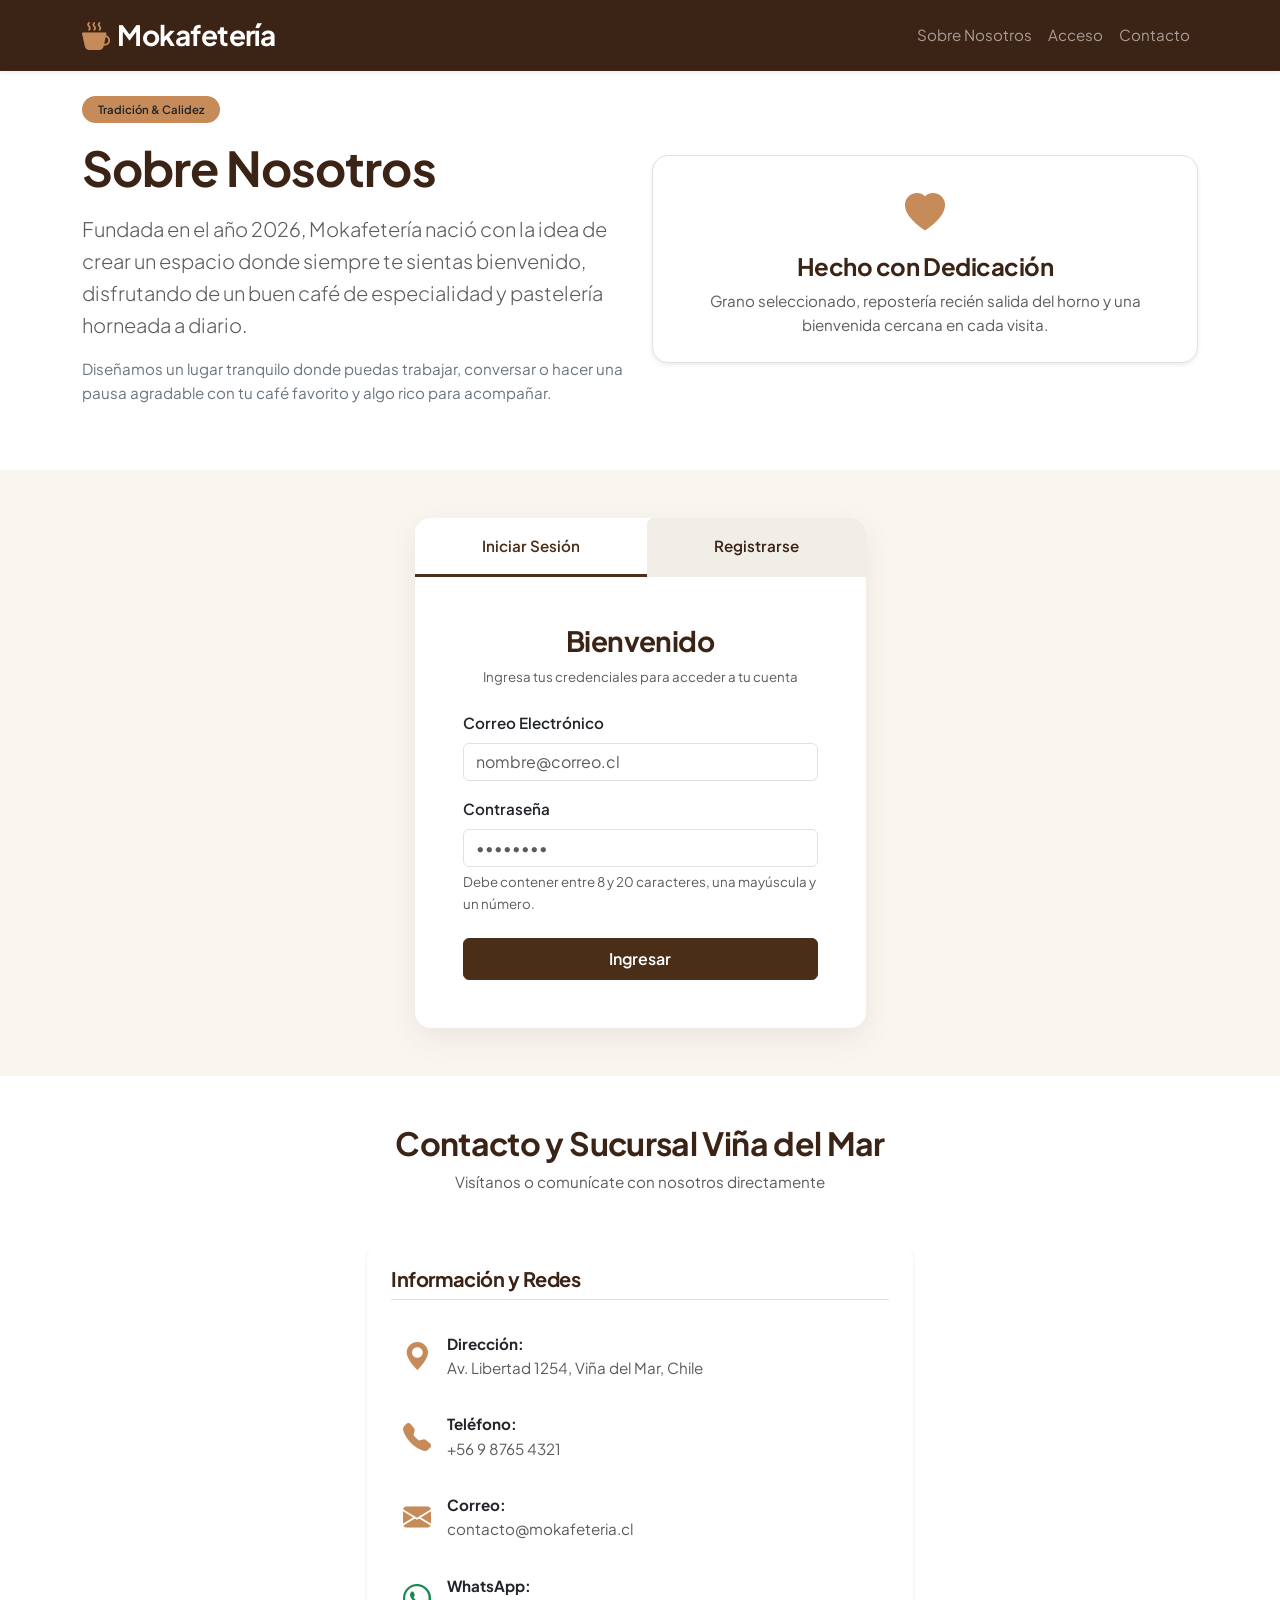
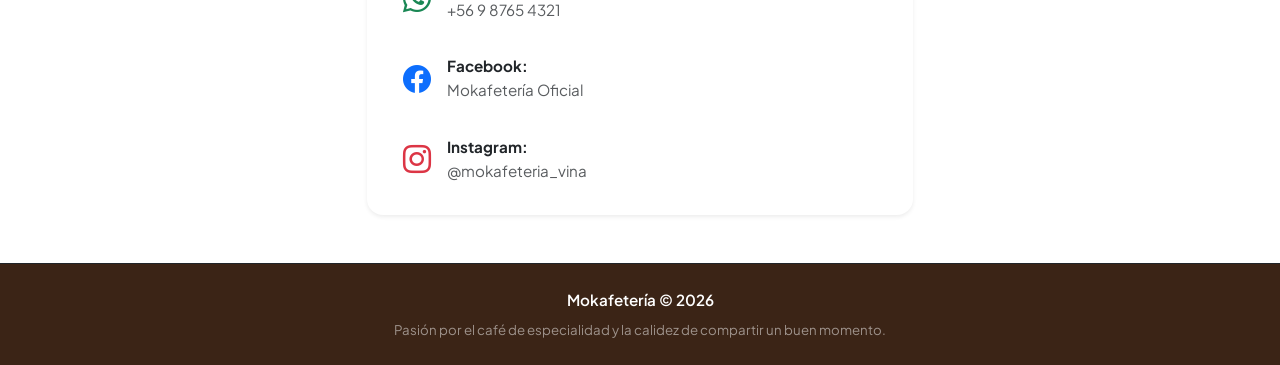
<file: login.html>
<!DOCTYPE html>
<html lang="es">
<head>
  <meta charset="UTF-8">
  <meta name="viewport" content="width=device-width, initial-scale=1.0">
  <title>Mokafetería | Acceso y Registro</title>
  <!-- Bootstrap 5 CSS -->
  <link href="https://cdn.jsdelivr.net/npm/bootstrap@5.3.3/dist/css/bootstrap.min.css" rel="stylesheet">
  <!-- Bootstrap Icons -->
  <link rel="stylesheet" href="https://cdn.jsdelivr.net/npm/bootstrap-icons@1.11.3/font/bootstrap-icons.min.css">
  <!-- Google Fonts -->
  <link rel="preconnect" href="https://fonts.googleapis.com">
  <link rel="preconnect" href="https://gstatic.com" crossorigin>
  <link href="https://fonts.googleapis.com/css2?family=Plus+Jakarta+Sans:wght@400;500;600;700;800&display=swap" rel="stylesheet">
  <!-- Estilos Propios -->
  <link rel="stylesheet" href="styles/estilos.css">
</head>
<body>

  <!-- Navegación -->
  <nav class="navbar navbar-expand-lg navbar-dark bg-moka fixed-top shadow-sm">
    <div class="container">
      <a class="navbar-brand fw-bold fs-3 brand-font" href="#nosotros">
        <i class="bi bi-cup-hot-fill me-2 text-caramel"></i>Mokafetería
      </a>
      <button class="navbar-toggler" type="button" data-bs-toggle="collapse" data-bs-target="#navMenu">
        <span class="navbar-toggler-icon"></span>
      </button>
      <div class="collapse navbar-collapse" id="navMenu">
        <ul class="navbar-nav ms-auto mb-2 mb-lg-0 align-items-center">
          <li class="nav-item"><a class="nav-link" href="#nosotros">Sobre Nosotros</a></li>
          <li class="nav-item"><a class="nav-link" href="#autenticacion">Acceso</a></li>
          <li class="nav-item"><a class="nav-link" href="#contacto">Contacto</a></li>
        </ul>
      </div>
    </div>
  </nav>

  <!-- Sección Sobre Nosotros -->
  <section id="nosotros" class="py-5 mt-5">
    <div class="container">
      <div class="row align-items-center g-4">
        <div class="col-lg-6">
          <span class="badge bg-caramel text-dark px-3 py-2 rounded-pill mb-3 fw-semibold">Tradición & Calidez</span>
          <h1 class="brand-font display-5 fw-bold text-moka mb-3">Sobre Nosotros</h1>
          <p class="lead text-muted">
            Fundada en el año 2026, Mokafetería nació con la idea de crear un espacio donde siempre te sientas bienvenido, disfrutando de un buen café de especialidad y pastelería horneada a diario.
          </p>
          <p class="text-secondary">
            Diseñamos un lugar tranquilo donde puedas trabajar, conversar o hacer una pausa agradable con tu café favorito y algo rico para acompañar.
          </p>
        </div>
        <div class="col-lg-6 text-center">
          <div class="about-card p-4 rounded-4 shadow-sm border">
            <i class="bi bi-heart-fill fs-1 text-caramel mb-2 d-block"></i>
            <h4 class="brand-font text-moka">Hecho con Dedicación</h4>
            <p class="mb-0 text-muted">Grano seleccionado, repostería recién salida del horno y una bienvenida cercana en cada visita.</p>
          </div>
        </div>
      </div>
    </div>
  </section>

  <!-- Sección de Autenticación (Login & Registro) -->
  <section id="autenticacion" class="py-5 bg-light-cream">
    <div class="container">
      <div class="row justify-content-center">
        <div class="col-md-8 col-lg-6 col-xl-5">
          <div class="card shadow-lg border-0 rounded-4 overflow-hidden auth-card">
            
            <!-- Pestañas de acceso y registro -->
            <div class="card-header bg-white p-0 border-0">
              <ul class="nav nav-tabs nav-fill border-0" id="authTab" role="tablist">
                <li class="nav-item" role="presentation">
                  <button class="nav-link active py-3 fw-semibold text-moka" id="login-tab" data-bs-toggle="tab" data-bs-target="#login-pane" type="button" role="tab">
                    Iniciar Sesión
                  </button>
                </li>
                <li class="nav-item" role="presentation">
                  <button class="nav-link py-3 fw-semibold text-moka" id="register-tab" data-bs-toggle="tab" data-bs-target="#register-pane" type="button" role="tab">
                    Registrarse
                  </button>
                </li>
              </ul>
            </div>

            <div class="card-body p-4 p-md-5">
              <div class="tab-content" id="authTabContent">
                
                <!-- Formulario Login -->
                <div class="tab-pane fade show active" id="login-pane" role="tabpanel">
                  <div class="text-center mb-4">
                    <h3 class="brand-font text-moka fw-bold">Bienvenido</h3>
                    <p class="text-muted small">Ingresa tus credenciales para acceder a tu cuenta</p>
                  </div>
                  <form id="formLogin" action="javascript:void(0);" novalidate>
                    <div class="mb-3">
                      <label for="loginEmail" class="form-label fw-semibold">Correo Electrónico</label>
                      <input type="email" class="form-control" id="loginEmail" placeholder="nombre@correo.cl" required>            
                      <div class="invalid-feedback" id="loginEmailFeedback">Formato inválido. Debe contener '@' y un dominio funcional (ej. usuario@correo.cl).</div>
                    </div>

                    <div class="mb-4">
                      <label for="loginPassword" class="form-label fw-semibold">Contraseña</label>
                      <input type="password" class="form-control" id="loginPassword" placeholder="••••••••" required>
                      <div class="form-text text-muted small">Debe contener entre 8 y 20 caracteres, una mayúscula y un número.</div>
                      <div class="invalid-feedback" id="loginPassFeedback">Contraseña incorrecta o incompleta.</div>
                    </div>

                    <button type="submit" class="btn btn-moka w-100 py-2 fw-semibold">Ingresar</button>
                  </form>
                </div>

                <!-- Formulario Registro -->
                <div class="tab-pane fade" id="register-pane" role="tabpanel">
                  <div class="text-center mb-4">
                    <h3 class="brand-font text-moka fw-bold">Crear Cuenta</h3>
                    <p class="text-muted small">Únete a nuestra comunidad Mokafetería</p>
                  </div>
                  <form id="formRegister" action="javascript:void(0);" novalidate>
                    <div class="mb-3">
                      <label for="regName" class="form-label fw-semibold">Nombre Completo</label>
                      <input type="text" class="form-control" id="regName" placeholder="Tu nombre" required>
                      <div class="invalid-feedback">Por favor ingresa tu nombre completo.</div>
                    </div>

                    <div class="mb-3">
                      <label for="regEmail" class="form-label fw-semibold">Correo Electrónico</label>
                      <input type="email" class="form-control" id="regEmail" placeholder="nombre@correo.cl" required>
                      <div class="form-text text-muted small">Ejemplo: usuario@correo.cl</div>
                      <div class="invalid-feedback" id="regEmailFeedback">Formato inválido. Ejemplo requerido: nombre@correo.cl</div>
                    </div>

                    <div class="mb-4">
                      <label for="regPassword" class="form-label fw-semibold">Contraseña</label>
                      <input type="password" class="form-control" id="regPassword" placeholder="Crea tu contraseña" required>
                      <div class="form-text text-muted small">Requisitos: 8 a 20 caracteres, al menos 1 mayúscula y 1 número.</div>
                      <div class="invalid-feedback" id="regPassFeedback">No cumple los requisitos de longitud (8-20), mayúscula y número.</div>
                    </div>

                    <button type="submit" class="btn btn-moka w-100 py-2 fw-semibold">Crear Cuenta</button>
                  </form>
                </div>

              </div>
            </div>
          </div>
        </div>
      </div>
    </div>
  </section>

  <!-- Sección Contacto y Sucursal -->
  <section id="contacto" class="py-5">
    <div class="container">
      <div class="text-center mb-5">
        <h2 class="brand-font text-moka fw-bold">Contacto y Sucursal Viña del Mar</h2>
        <p class="text-muted">Visítanos o comunícate con nosotros directamente</p>
      </div>

      <div class="row g-4 justify-content-center">
        <div class="col-md-7 col-lg-6">
          <div class="card h-100 border-0 shadow-sm p-4 rounded-4 contact-card">
            <h5 class="brand-font text-moka mb-4 pb-2 border-bottom">Información y Redes</h5>
            
            <div class="d-flex flex-column gap-3">
              <!-- Dirección (Abre Google Maps) -->
              <a href="https://www.google.com/maps/search/?api=1&query=Av.+Libertad+1254,+Viña+del+Mar,+Chile" target="_blank" rel="noopener noreferrer" class="contact-link">
                <i class="bi bi-geo-alt-fill text-caramel fs-3 me-3"></i>
                <div>
                  <strong>Dirección:</strong>
                  <p class="mb-0 text-muted">Av. Libertad 1254, Viña del Mar, Chile</p>
                </div>
              </a>

              <!-- Teléfono directo -->
              <a href="tel:+56987654321" class="contact-link">
                <i class="bi bi-telephone-fill text-caramel fs-3 me-3"></i>
                <div>
                  <strong>Teléfono:</strong>
                  <p class="mb-0 text-muted">+56 9 8765 4321</p>
                </div>
              </a>

              <!-- Correo directo -->
              <a href="mailto:contacto@mokafeteria.cl?subject=Consulta%20desde%20la%20web" class="contact-link">
                <i class="bi bi-envelope-fill text-caramel fs-3 me-3"></i>
                <div>
                  <strong>Correo:</strong>
                  <p class="mb-0 text-muted">contacto@mokafeteria.cl</p>
                </div>
              </a>

              <!-- WhatsApp directo -->
              <a href="https://wa.me/56987654321?text=Hola%20Mokafeter%C3%ADa,%20quisiera%20hacer%20una%20consulta." target="_blank" rel="noopener noreferrer" class="contact-link">
                <i class="bi bi-whatsapp text-success fs-3 me-3"></i>
                <div>
                  <strong>WhatsApp:</strong>
                  <p class="mb-0 text-muted">+56 9 8765 4321</p>
                </div>
              </a>

              <!-- Facebook -->
              <a href="https://facebook.com/mokafeteria" target="_blank" rel="noopener noreferrer" class="contact-link">
                <i class="bi bi-facebook text-primary fs-3 me-3"></i>
                <div>
                  <strong>Facebook:</strong>
                  <p class="mb-0 text-muted">Mokafetería Oficial</p>
                </div>
              </a>

              <!-- Instagram -->
              <a href="https://instagram.com/mokafeteria_vina" target="_blank" rel="noopener noreferrer" class="contact-link">
                <i class="bi bi-instagram text-danger fs-3 me-3"></i>
                <div>
                  <strong>Instagram:</strong>
                  <p class="mb-0 text-muted">@mokafeteria_vina</p>
                </div>
              </a>
            </div>

          </div>
        </div>
      </div>
    </div>
  </section>

  <!-- Footer -->
  <footer class="bg-moka text-white-50 text-center py-4 border-top border-dark">
    <div class="container">
      <p class="mb-1 text-white fw-semibold">Mokafetería &copy; 2026</p>
      <small>Pasión por el café de especialidad y la calidez de compartir un buen momento.</small>
    </div>
  </footer>

  <!-- Bootstrap 5 JS Bundle -->
  <script src="https://cdn.jsdelivr.net/npm/bootstrap@5.3.3/dist/js/bootstrap.bundle.min.js"></script>
  <!-- Lógica de Validación -->
  <script src="login.js"></script>
</body>
</html>
</file>
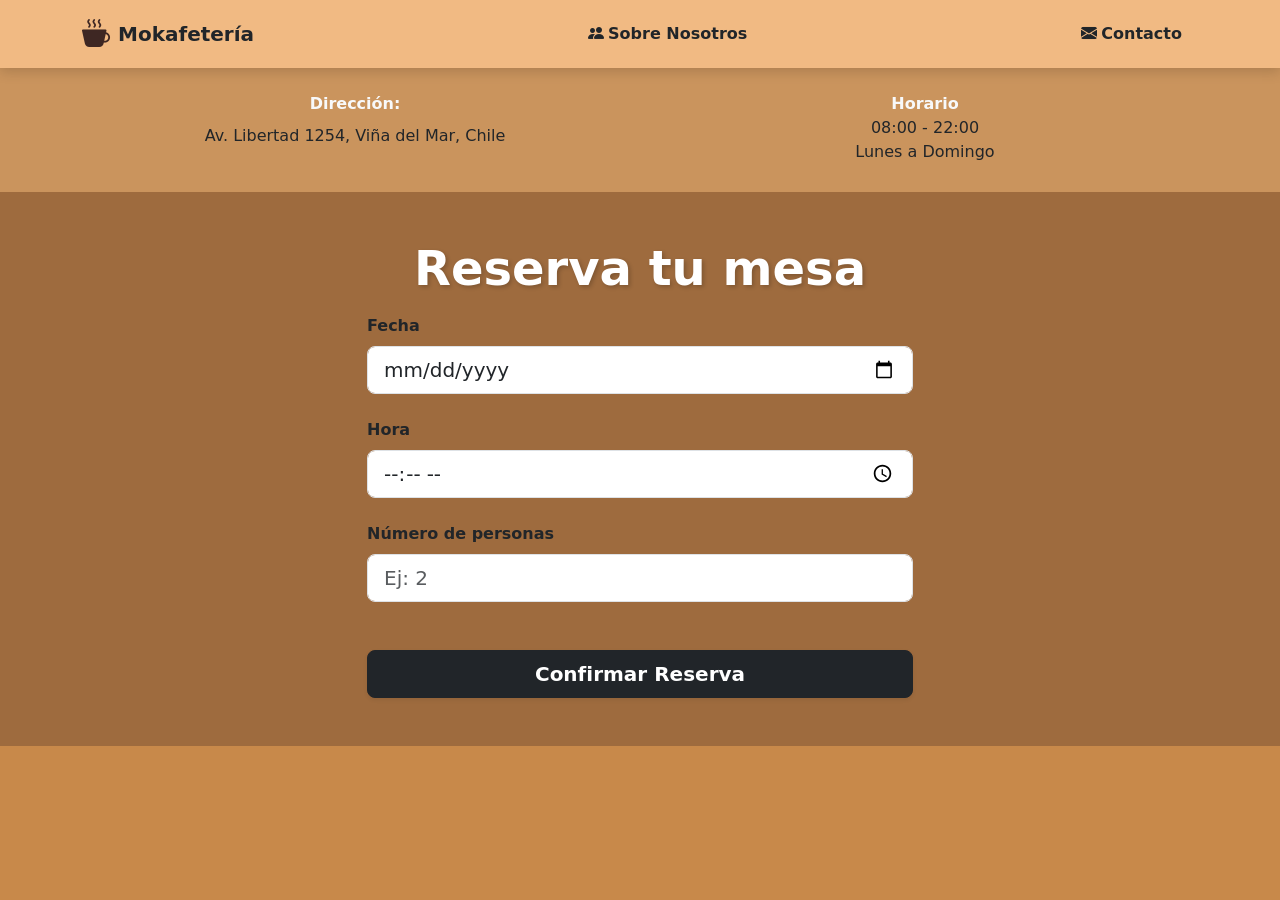
<file: ReservaMesa.html>
<!DOCTYPE html>
<html lang="es">
<head>
  <meta charset="UTF-8">
  <meta name="viewport" content="width=device-width, initial-scale=1.0">
  <title>Reserva de Mesa</title>
  <!-- Bootstrap 5 CSS -->
  <link href="https://cdn.jsdelivr.net/npm/bootstrap@5.3.2/dist/css/bootstrap.min.css" rel="stylesheet">
  <!-- Bootstrap Icons -->
  <link rel="stylesheet" href="https://cdn.jsdelivr.net/npm/bootstrap-icons@1.11.1/font/bootstrap-icons.css">
  <!-- Custom CSS -->
  <link href="styles/index.css" rel="stylesheet">
</head>
<body>

  <!-- NAVBAR PRINCIPAL (Color: rgb(241, 186, 131)) -->
  <nav class="navbar navbar-expand-lg brand-navbar sticky-top">
    <div class="container">
      <a class="navbar-brand fw-bold text-dark d-flex align-items-center" href="index.html">
        <i class="bi bi-cup-hot-fill me-2 fs-3 text-coffee"></i>
        <span>Mokafetería</span>
      </a>

      <!--BOTON A "SOBRE NOSOTROS"-->
      <a href="SobreNosotros.html" class="text-dark text-decoration-none fw-bold me-3 d-none d-md-block">
        <i class="bi bi-people-fill me-1"></i>Sobre Nosotros
      </a>

        <!--BOTON A "CONTACTO"-->
      <a href="Contacto.html" class="text-dark text-decoration-none fw-bold me-3 d-none d-md-block">
        <i class="bi bi-envelope-fill me-1"></i>Contacto
      </a>
    </div>
  </nav>

  <!--UBICACION Y HORARIO DE ATENCION-->
  <div id="ubicacion-horario" class="text-center text-light py-4">
    <div class="container">
      <div class="row">
        <div class="col-12 col-md-6 mb-3 mb-md-0">
          <strong>Dirección:</strong>
          <p class="mt-2 text-dark">Av. Libertad 1254, Viña del Mar, Chile</p>
        </div>
        <div class="col-12 col-md-6">
          <strong>Horario</strong>
          <p class="mb-1 text-dark">08:00 - 22:00<br>Lunes a Domingo</p>
        </div>
      </div>
    </div>
  </div>

  <!--RESERVA DE MESAS-->
  <div id="reservas" class="text-center py-5">
    <div class="container">
      
      <h1 class="fw-bold display-5 brand-title mb-3">Reserva tu mesa</h1>
      
      <div class="row justify-content-center text-start">
        <div class="col-md-8 col-lg-6">
          
          <div id="reservaMensaje" class="alert d-none" role="alert"></div>

          <form id="reservaForm">
            <div class="mb-4">
              <label for="reservaFecha" class="form-label fw-semibold">Fecha</label>
              <input type="date" id="reservaFecha" class="form-control form-control-lg" required>
            </div>
            
            <div class="mb-4">
              <label for="reservaHora" class="form-label fw-semibold">Hora</label>
              <input type="time" id="reservaHora" class="form-control form-control-lg" required>
            </div>
            
            <div class="mb-5">
              <label for="reservaPersonas" class="form-label fw-semibold">Número de personas</label>
              <input type="number" id="reservaPersonas" class="form-control form-control-lg" min="1" max="20" placeholder="Ej: 2" required>
            </div>
            
            <button type="submit" class="btn btn-dark btn-lg w-100 fw-bold shadow-sm">Confirmar Reserva</button>
          </form>

        </div>
      </div>
      
    </div>
  </div>

</body>
</html>
</file>
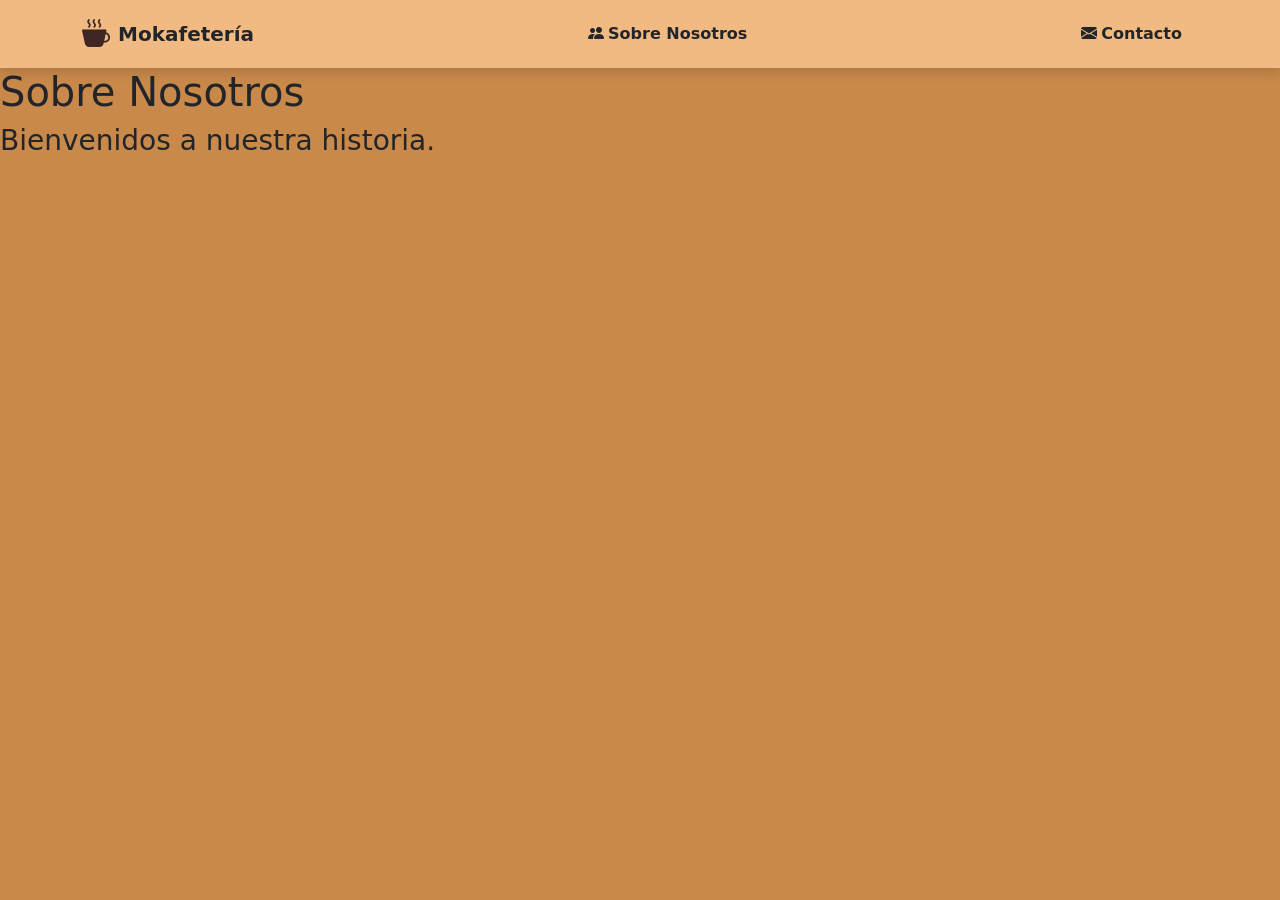
<file: SobreNosotros.html>
<!DOCTYPE html>
<html lang="es">
<head>
    <meta charset="UTF-8">
    <meta name="viewport" content="width=device-width, initial-scale=1.0">
    <title>Sobre Nosotros</title>
    <!-- Bootstrap 5 CSS -->
    <link href="https://cdn.jsdelivr.net/npm/bootstrap@5.3.2/dist/css/bootstrap.min.css" rel="stylesheet">
    <!-- Bootstrap Icons -->
  <link rel="stylesheet" href="https://cdn.jsdelivr.net/npm/bootstrap-icons@1.11.1/font/bootstrap-icons.css">
    <!-- Custom CSS -->
    <link href="styles/SobreNosotros.css" rel="stylesheet">
</head>
<body>
    <nav class="navbar navbar-expand-lg brand-navbar sticky-top">
    <div class="container">
      <a class="navbar-brand fw-bold text-dark d-flex align-items-center" href="index.html">
        <i class="bi bi-cup-hot-fill me-2 fs-3 text-coffee"></i>
        <span>Mokafetería</span>
      </a>
      
      <!--BOTON A "SOBRE NOSOTROS"-->
      <a href="#sobre-nosotros" class="text-dark text-decoration-none fw-bold me-3 d-none d-md-block">
        <i class="bi bi-people-fill me-1"></i>Sobre Nosotros
      </a>

      <!--BOTON A "CONTACTO"-->
      <a href="Contacto.html" class="text-dark text-decoration-none fw-bold me-3 d-none d-md-block">
        <i class="bi bi-envelope-fill me-1"></i>Contacto
      </a>
    </div>
    </nav>
    
    <h1>Sobre Nosotros</h1>
    <h3>Bienvenidos a nuestra historia.</h3>
</body>
</html>
</file>
<file: styles/estilos.css>
/* Paleta de colores Mokafetería - Variables en Español */
:root {
  --moka-oscuro: #3b2416;
  --moka-primario: #4a2e18;
  --moka-acento: #c68b59;
  --moka-crema-claro: #f9f6f0;
  --moka-texto: #2d2420;
}

body {
  font-family: 'Plus Jakarta Sans', -apple-system, BlinkMacSystemFont, 'Segoe UI', Roboto, sans-serif;
  color: var(--moka-texto);
  background-color: #ffffff;
  scroll-behavior: smooth;
  font-size: 0.95rem;
  line-height: 1.6;
}

.brand-font {
  font-family: 'Plus Jakarta Sans', sans-serif;
  font-weight: 700;
  letter-spacing: -0.02em;
}

/* Clases de color utilitarias */
.bg-moka {
  background-color: var(--moka-oscuro) !important;
}

.text-moka {
  color: var(--moka-oscuro) !important;
}

.text-caramel {
  color: var(--moka-acento) !important;
}

.bg-caramel {
  background-color: var(--moka-acento) !important;
}

.bg-light-cream {
  background-color: var(--moka-crema-claro) !important;
}

/* Botones principales */
.btn-moka {
  background-color: var(--moka-primario);
  border-color: var(--moka-primario);
  color: #ffffff;
  transition: all 0.3s ease;
}

.btn-moka:hover, 
.btn-moka:focus {
  background-color: var(--moka-acento);
  border-color: var(--moka-acento);
  color: #ffffff;
}

/* Tarjeta y pestañas de autenticación */
.auth-card {
  box-shadow: 0 10px 30px rgba(59, 36, 22, 0.08) !important;
}

.nav-tabs .nav-link {
  border: none;
  border-bottom: 3px solid transparent;
  color: #777;
  background-color: #f1ede7;
}

.nav-tabs .nav-link.active {
  border-bottom: 3px solid var(--moka-primario);
  color: var(--moka-primario) !important;
  background-color: #ffffff;
}

/* Formulario */
.form-control:focus {
  border-color: var(--moka-acento);
  box-shadow: 0 0 0 0.25rem rgba(198, 139, 89, 0.25);
}

.form-control.is-invalid {
  border-color: #dc3545 !important;
}

.form-control.is-valid {
  border-color: #198754 !important;
}

/* Tarjetas informativas y enlaces de contacto */
.about-card, .contact-card {
  background-color: #ffffff;
  transition: transform 0.2s ease, box-shadow 0.2s ease;
}

.contact-card:hover {
  transform: translateY(-3px);
  box-shadow: 0 8px 25px rgba(0, 0, 0, 0.06) !important;
}

.contact-link {
  display: flex;
  align-items: center;
  text-decoration: none;
  color: inherit;
  padding: 8px 12px;
  border-radius: 10px;
  transition: background-color 0.2s ease, transform 0.2s ease;
}

.contact-link:hover {
  background-color: #f7f2ea;
  color: var(--moka-oscuro);
  transform: translateX(4px);
}
</file>
<file: styles/index.css>
/* ESTILOS PERSONALIZADOS MOKAFETERÍA */

:root {
  --bg-color: rgb(200, 137, 74);
  --header-color: rgb(241, 186, 131);
  --coffee-dark: #3e2723;
  --coffee-accent: #5d4037;
  --card-bg: #ffffff;
}

body {
  background-color: var(--bg-color);
  font-family: 'Segoe UI', system-ui, -apple-system, sans-serif;
  min-height: 100vh;
  display: flex;
  flex-direction: column;
}

main {
  flex: 1;
}

/* NAVBAR Y HEADER */
.brand-navbar {
  background-color: var(--header-color) !important;
  box-shadow: 0 4px 12px rgba(0, 0, 0, 0.15);
}

.text-coffee {
  color: var(--coffee-dark);
}

.search-icon {
  background-color: rgba(255, 255, 255, 0.8);
  border-color: transparent;
  color: var(--coffee-dark);
}

.search-input {
  background-color: rgba(255, 255, 255, 0.9);
  border-color: transparent;
}

.search-input:focus {
  background-color: #ffffff;
  box-shadow: 0 0 0 0.25rem rgba(62, 39, 35, 0.25);
  border-color: var(--coffee-dark);
}

.btn-cart {
  background-color: var(--coffee-dark);
  color: #ffffff;
  font-weight: 600;
  border-radius: 20px;
  padding: 6px 18px;
  border: none;
  transition: all 0.2s ease;
}

.btn-cart:hover {
  background-color: var(--coffee-accent);
  color: #ffffff;
  transform: translateY(-1px);
}

/* CATEGORÍAS */
.categories-bar {
  background-color: rgba(241, 186, 131, 0.9);
}

.category-scroll {
  overflow-x: auto;
  white-space: nowrap;
  scrollbar-width: none;
}

.category-scroll::-webkit-scrollbar {
  display: none;
}

.btn-category {
  border-radius: 20px;
  padding: 6px 16px;
  font-weight: 600;
  font-size: 0.9rem;
  color: var(--coffee-dark);
  border: 1px solid var(--coffee-dark);
  background-color: transparent;
  transition: all 0.2s ease;
}

.btn-category:hover,
.btn-category.active {
  background-color: var(--coffee-dark);
  color: #ffffff;
}

/* TÍTULO DE LA PÁGINA */
.brand-title {
  color: #ffffff;
  text-shadow: 2px 2px 4px rgba(0, 0, 0, 0.2);
}

/* TARJETAS DE PRODUCTO RESPONSIVAS */
.card-product {
  border: none;
  border-radius: 16px;
  background-color: var(--card-bg);
  transition: transform 0.25s ease, box-shadow 0.25s ease;
  overflow: hidden;
}

.card-product:hover {
  transform: translateY(-6px);
  box-shadow: 0 12px 20px rgba(0, 0, 0, 0.2);
}

.card-product img {
  height: 190px;
  object-fit: cover;
}

.badge-price {
  background-color: #f3e5f5;
  color: var(--coffee-dark);
  font-weight: 700;
  font-size: 1.05rem;
  border-radius: 8px;
  padding: 4px 10px;
}

.btn-add-cart {
  background-color: var(--coffee-dark);
  color: #ffffff;
  border: none;
  width: 36px;
  height: 36px;
  border-radius: 50%;
  display: flex;
  align-items: center;
  justify-content: center;
  transition: background-color 0.2s ease, transform 0.2s ease;
}

.btn-add-cart:hover {
  background-color: var(--coffee-accent);
  transform: scale(1.1);
}

/* RESERVA DE MESAS */
#reservas {
    background-color: rgba(62, 39, 35, 0.3);
}

/*UBICACION Y HORARIO */
#ubicacion-horario {
  background-color: rgb(202, 148, 93);
}


/* SOBRE NOSOTROS */
#sobre-nosotros {
    background-color: rgb(200, 137, 74);
    scroll-margin-top: 70px;
}

.carrusel-img {
    height: 400px;         
    object-fit: cover;     
    border-radius: 8px;
}

/* MODAL Y FOOTER */
.btn-primary-custom {
  background-color: var(--coffee-dark);
  color: #ffffff;
  border: none;
  padding: 8px 20px;
  border-radius: 8px;
  font-weight: 600;
}

.btn-primary-custom:hover:not(:disabled) {
  background-color: var(--coffee-accent);
}

.footer {
  background-color: rgba(62, 39, 35, 0.3);
  color: #ffffff;
}
</file>
<file: styles/SobreNosotros.css>
/* ESTILOS PERSONALIZADOS MOKAFETERÍA */

:root {
  --bg-color: rgb(200, 137, 74);
  --header-color: rgb(241, 186, 131);
  --coffee-dark: #3e2723;
  --coffee-accent: #5d4037;
  --card-bg: #ffffff;
}

body {
  background-color: var(--bg-color);
  font-family: 'Segoe UI', system-ui, -apple-system, sans-serif;
  min-height: 100vh;
  display: flex;
  flex-direction: column;
}

main {
  flex: 1;
}

/* NAVBAR Y HEADER */
.brand-navbar {
  background-color: var(--header-color) !important;
  box-shadow: 0 4px 12px rgba(0, 0, 0, 0.15);
}

.text-coffee {
  color: var(--coffee-dark);
}

.search-icon {
  background-color: rgba(255, 255, 255, 0.8);
  border-color: transparent;
  color: var(--coffee-dark);
}

.search-input {
  background-color: rgba(255, 255, 255, 0.9);
  border-color: transparent;
}

.search-input:focus {
  background-color: #ffffff;
  box-shadow: 0 0 0 0.25rem rgba(62, 39, 35, 0.25);
  border-color: var(--coffee-dark);
}

.btn-cart {
  background-color: var(--coffee-dark);
  color: #ffffff;
  font-weight: 600;
  border-radius: 20px;
  padding: 6px 18px;
  border: none;
  transition: all 0.2s ease;
}

.btn-cart:hover {
  background-color: var(--coffee-accent);
  color: #ffffff;
  transform: translateY(-1px);
}
</file>
